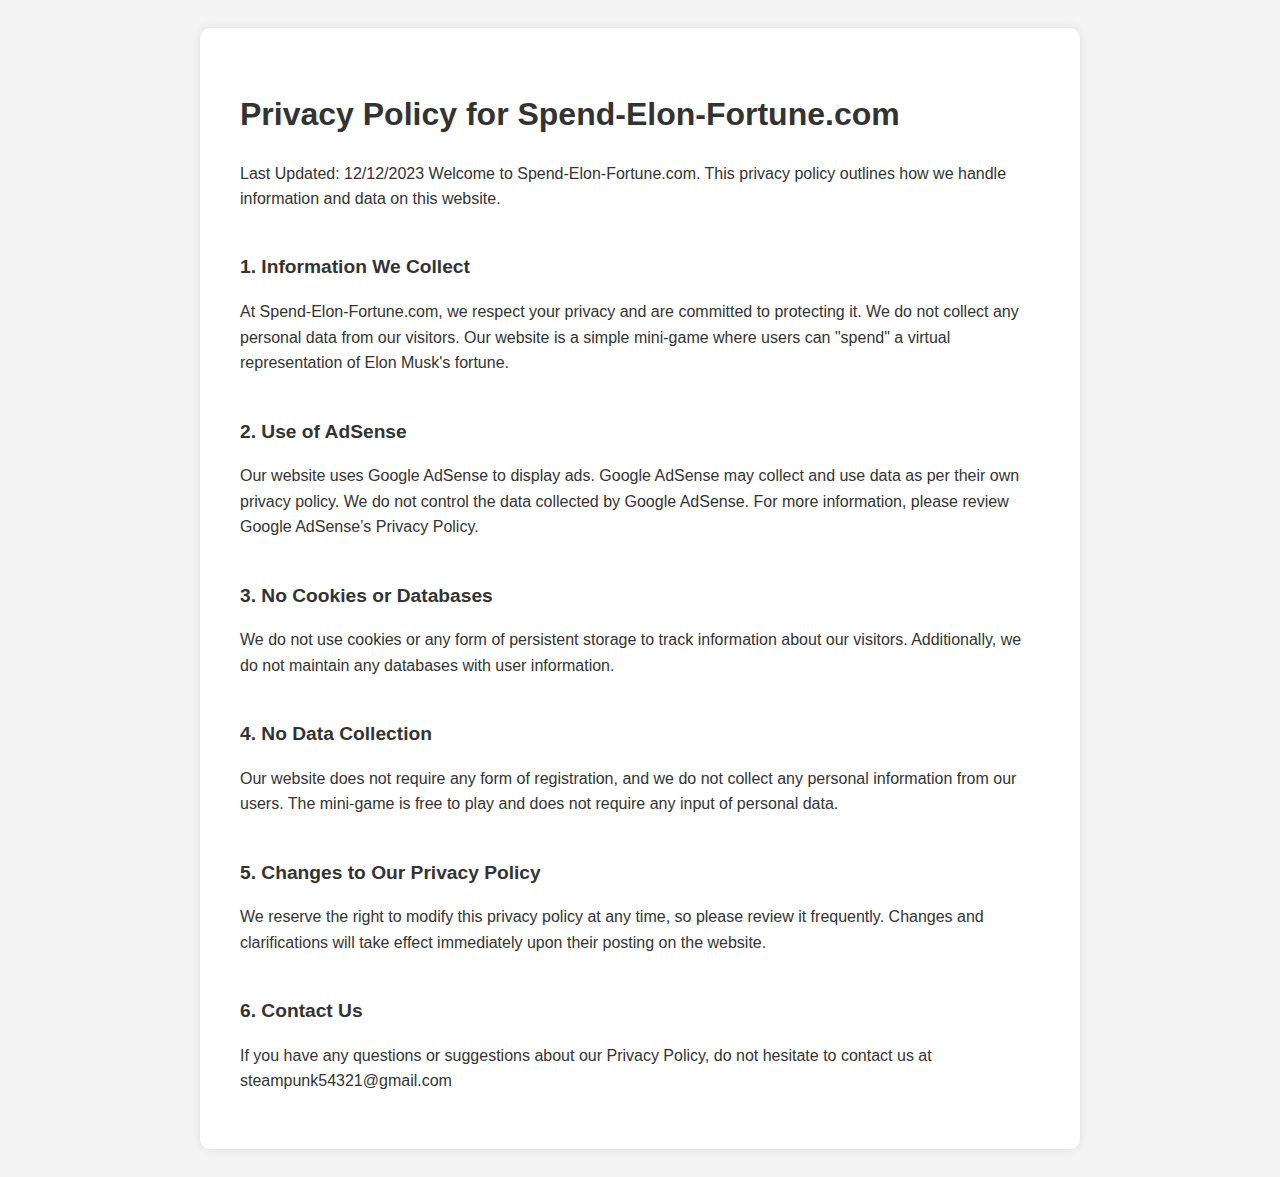
<file: privacy-policy.html>
<!DOCTYPE html>
<html lang="en">
  <head>
    <meta charset="UTF-8" />
    <meta http-equiv="X-UA-Compatible" content="IE=edge" />
    <meta name="viewport" content="width=device-width, initial-scale=1.0" />
    <meta
      name="description"
      content="The most popular simulator on spending Elon's Billions. Can you spend it all?"
    />
    <link rel="stylesheet" href="privacy-policy.css" />
    <link rel="icon" href="./img/usd-circle.svg" />
  </head>
  <body>
    <div class="app-container text-center" id="allElements">
      <h1>Privacy Policy for Spend-Elon-Fortune.com</h1>

      <p>
        Last Updated: 12/12/2023 Welcome to Spend-Elon-Fortune.com. This privacy
        policy outlines how we handle information and data on this website.
      </p>
      <br />
      <b>1. Information We Collect</b>

      <p>
        At Spend-Elon-Fortune.com, we respect your privacy and are committed to
        protecting it. We do not collect any personal data from our visitors.
        Our website is a simple mini-game where users can "spend" a virtual
        representation of Elon Musk's fortune.
      </p>
      <br />

      <b>2. Use of AdSense</b>
      <br />

      <p>
        Our website uses Google AdSense to display ads. Google AdSense may
        collect and use data as per their own privacy policy. We do not control
        the data collected by Google AdSense. For more information, please
        review Google AdSense’s Privacy Policy.
      </p>
      <br />

      <b>3. No Cookies or Databases</b>
      <br />

      <p>
        We do not use cookies or any form of persistent storage to track
        information about our visitors. Additionally, we do not maintain any
        databases with user information.
      </p>
      <br />

      <b>4. No Data Collection</b>

      <p>
        Our website does not require any form of registration, and we do not
        collect any personal information from our users. The mini-game is free
        to play and does not require any input of personal data.
      </p>
      <br />

      <b>5. Changes to Our Privacy Policy</b>

      <p>
        We reserve the right to modify this privacy policy at any time, so
        please review it frequently. Changes and clarifications will take effect
        immediately upon their posting on the website.
      </p>
      <br />

      <b>6. Contact Us</b>

      <p>
        If you have any questions or suggestions about our Privacy Policy, do
        not hesitate to contact us at steampunk54321@gmail.com
      </p>
    </div>
  </body>
</html>
</file>
<file: privacy-policy.css>
body {
  font-family: Arial, sans-serif;
  background-color: #f4f4f4;
  color: #333;
  line-height: 1.6;
  padding: 20px;
}

.app-container {
  width: 80%;
  max-width: 800px;
  margin: 0 auto;
  background-color: #fff;
  padding: 40px;
  box-shadow: 0 0 10px rgba(0, 0, 0, 0.1);
  border-radius: 10px;
}

h1 {
  color: #333;
  margin-bottom: 20px;
}

p {
  margin-bottom: 15px;
}

b {
  font-size: 1.2em;
  color: #333;
}
</file>
